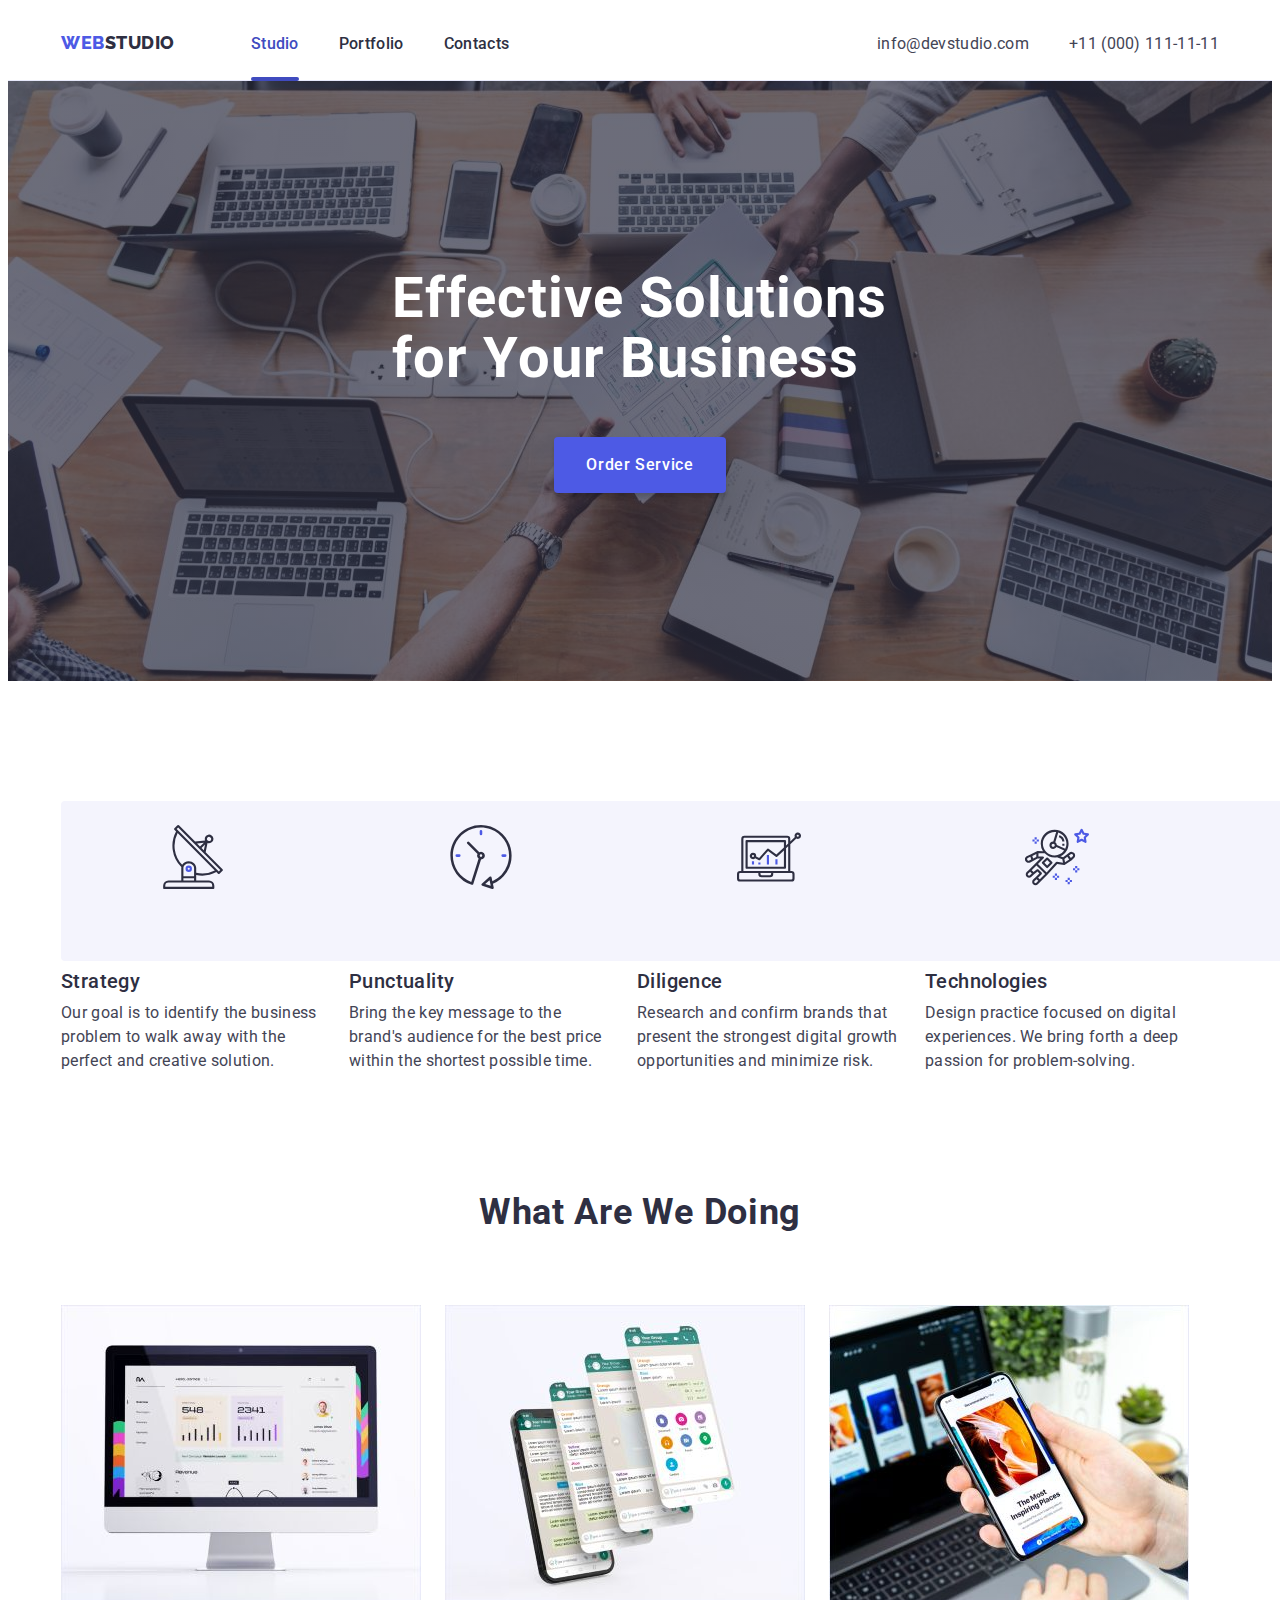
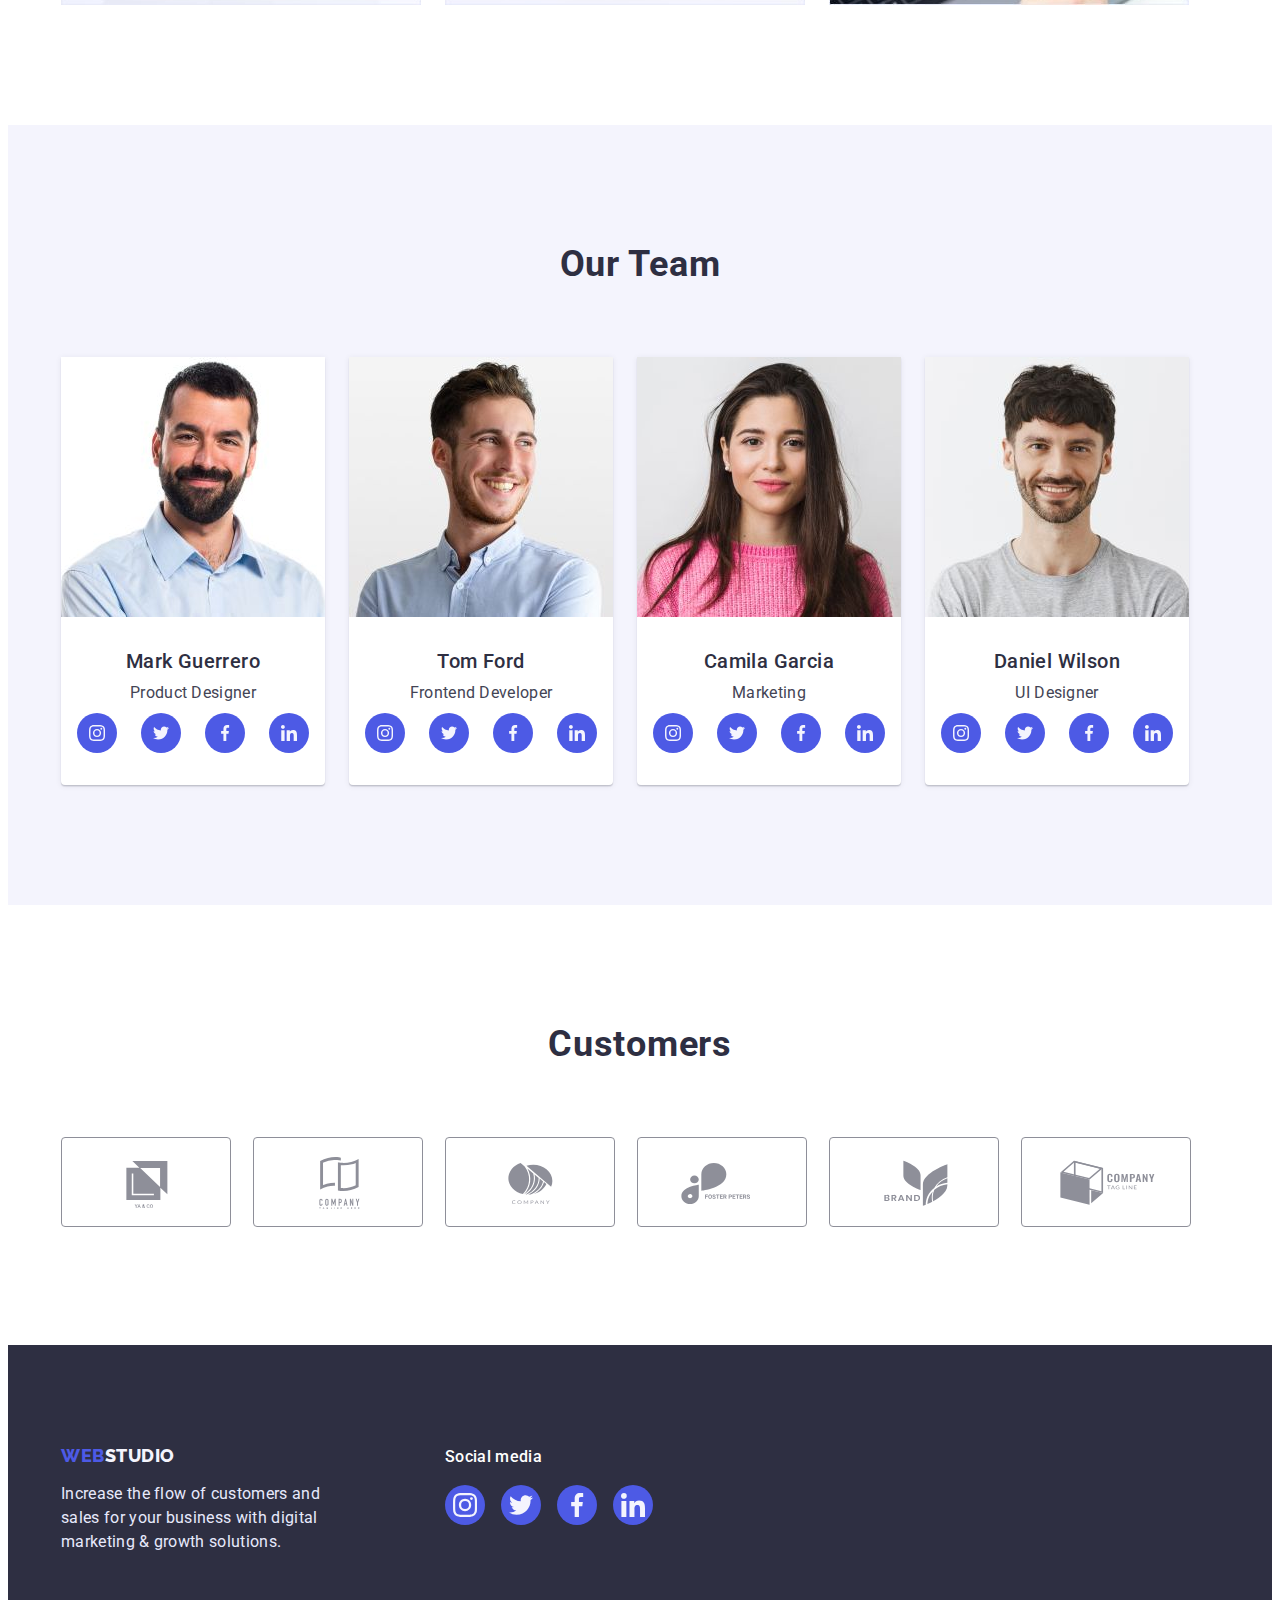
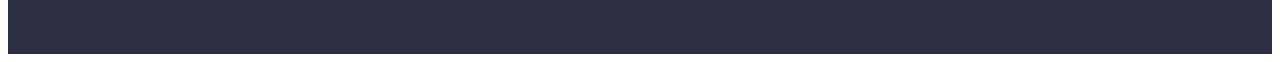
<file: index.html>
<!DOCTYPE html>
<html lang="en">
<head>
    <meta charset="utf-8">
    <title>Web Studio</title>
    <link rel="preconnect" href="https://fonts.googleapis.com">
    <link rel="preconnect" href="https://fonts.gstatic.com" crossorigin>
    <link href="https://fonts.googleapis.com/css2?family=Raleway:ital,wght@0,100..900;1,100..900&family=Roboto:ital,wght@0,100;0,300;0,400;0,500;0,700;0,900;1,100;1,300;1,400;1,500;1,700;1,900&display=swap" rel="stylesheet">
    <link rel="stylesheet" href="https://cdnjs.cloudflare.com/ajax/libs/modern-normalize/2.0.0/modern-normalize.min.css" integrity="sha512-4xo8blKMVCiXpTaLzQSLSw3KFOVPWhm/TRtuPVc4WG6kUgjH6J03IBuG7JZPkcWMxJ5huwaBpOpnwYElP/m6wg==" crossorigin="anonymous" referrerpolicy="no-referrer">
    <link rel="stylesheet" href="css/styles.css">
</head>
<body>
    <header class="header">
        <div class="container section header-menu">
            <nav class="header-menu-nav">
                <a href="./index.html" class="logo logo-header"><span class="logo-accent">Web</span>Studio</a>
                <ul class="header-menu-nav-list">
                    <li>
                        <a href="index.html" class="menu-nav current">Studio</a>
                    </li>
                    <li>
                        <a href="portfolio.html" class="menu-nav">Portfolio</a>
                    </li>
                    <li>
                        <a href="contacts.html" class="menu-nav">Contacts</a>
                    </li>
                </ul>
            </nav>
            <address>
                <ul class="header-menu-address">
                    <li>
                        <a href="mailto:info@devstudio.com" class="menu-address">info@devstudio.com</a>
                    </li>
                    <li>
                        <a href="tel:+110001111111" class="menu-address">+11 (000) 111-11-11</a>
                    </li>
                </ul>
            </address>
        </div>
    </header>
    <main>
        <!-- region hero -->
        <section class="hero-section">
            <div class="container hero">
                <h1 class="hero-title">Effective Solutions for Your Business</h1>
                <button type="button" class="button-cta" data-modal-open>Order Service</button>
            </div>
        </section>
        <!-- endregion hero -->
        <!-- region benefits -->
        <section class="benefits-section">
            <div class="container section">
                <h2 class="visually-hidden">Your benefits from working with us</h2>
                <ul class="benefits">
                    <li class="benefits-card">
                        <div class="benefits-icon">
                            <svg width="64" height="64">
                                <use xlink:href="images/icons.svg#icon-antenna" />
                            </svg>
                        </div>
                        <h3 class="benefits-title">Strategy</h3>
                        <p class="benefits-text">Our goal is to identify the business problem to walk away with the perfect and creative solution.</p>
                    </li>
                    <li class="benefits-card">
                        <div class="benefits-icon">
                            <svg width="64" height="64">
                                <use xlink:href="images/icons.svg#icon-clock" />
                            </svg>
                        </div>
                        <h3 class="benefits-title">Punctuality</h3>
                        <p class="benefits-text">Bring the key message to the brand's audience for the best price within the shortest possible time.</p>
                    </li>
                    <li class="benefits-card">
                        <div class="benefits-icon">
                            <svg width="64" height="64">
                                <use xlink:href="images/icons.svg#icon-diagram" />
                            </svg>
                        </div>
                        <h3 class="benefits-title">Diligence</h3>
                        <p class="benefits-text">Research and confirm brands that present the strongest digital growth opportunities and minimize risk.</p>
                    </li>
                    <li class="benefits-card">
                        <div class="benefits-icon">
                            <svg width="64" height="64">
                                <use xlink:href="images/icons.svg#icon-astronaut" />
                            </svg>
                        </div>
                        <h3 class="benefits-title">Technologies</h3>
                        <p class="benefits-text">Design practice focused on digital experiences. We bring forth a deep passion for
                            problem-solving.</p>
                    </li>
                </ul>

            </div>
        </section>
        <!-- endregion benefits -->
        <!-- region service -->
        <section class="service-section">
            <div class="container section">
                <h2 class="section-title service-title">What are we doing</h2>
                <ul class="service">
                    <li>
                        <div class="service-card-img">
                            <img src="images/img1.jpg" alt="Monitor" width="360" height="300">
                        </div>
                    </li>
                    <li>
                        <div class="service-card-img">
                            <img src="images/img2.jpg" alt="Mobile device screens" width="360" height="300">
                        </div>
                    </li>
                    <li>
                        <div class="service-card-img">
                            <img src="images/img3.jpg" alt="Hand holding a phone on the laptop in background" width="360" height="300">
                        </div>
                    </li>
                </ul>
            </div>
        </section>
        <!-- endregion service -->
        <!-- region team -->
        <section class="team-section">
            <div class="container section">
                <h2 class="section-title team-title">Our Team</h2>
                <ul class="team-list">
                    <li class="team-card">
                        <img src="images/img4.jpg" alt="Mark Guerrero - Product Designer" width="264" height="260">
                        <div class="team-card-content">
                            <h3 class="team-card-title">Mark Guerrero</h3>
                            <p class="team-card-text">Product Designer</p>
                            <ul class="social-list">
                                <li class="social-list-item">
                                    <a href="#">
                                        <svg width="16" height="16" class="social-list-icon">
                                            <use xlink:href="images/icons.svg#icon-instagram" />
                                        </svg>
                                    </a>
                                </li>
                                <li class="social-list-item">
                                    <a href="#">
                                        <svg width="16" height="16" class="social-list-icon">
                                            <use xlink:href="images/icons.svg#icon-twitter" />
                                        </svg>
                                    </a>
                                </li>
                                <li class="social-list-item">
                                    <a href="#">
                                        <svg width="16" height="16" class="social-list-icon">
                                            <use xlink:href="images/icons.svg#icon-facebook" />
                                        </svg>
                                    </a>
                                </li>
                                <li class="social-list-item">
                                    <a href="#">
                                        <svg width="16" height="16" class="social-list-icon">
                                            <use xlink:href="images/icons.svg#icon-linkedin" />
                                        </svg>
                                    </a>
                                </li>
                            </ul>
                        </div>
                    </li>
                    <li class="team-card">
                        <img src="images/img5.jpg" alt="Tom Ford - Frontend Developer" width="264" height="260">
                        <div class="team-card-content">
                            <h3 class="team-card-title">Tom Ford</h3>
                            <p class="team-card-text">Frontend Developer</p>
                            <ul class="social-list">
                                <li class="social-list-item">
                                    <a href="#">
                                        <svg width="16" height="16" class="social-list-icon">
                                            <use xlink:href="images/icons.svg#icon-instagram" />
                                        </svg>
                                    </a>
                                </li>
                                <li class="social-list-item">
                                    <a href="#">
                                        <svg width="16" height="16" class="social-list-icon">
                                            <use xlink:href="images/icons.svg#icon-twitter" />
                                        </svg>
                                    </a>
                                </li>
                                <li class="social-list-item">
                                    <a href="#">
                                        <svg width="16" height="16" class="social-list-icon">
                                            <use xlink:href="images/icons.svg#icon-facebook" />
                                        </svg>
                                    </a>
                                </li>
                                <li class="social-list-item">
                                    <a href="#">
                                        <svg width="16" height="16" class="social-list-icon">
                                            <use xlink:href="images/icons.svg#icon-linkedin" />
                                        </svg>
                                    </a>
                                </li>
                            </ul>
                        </div>
                    </li>
                    <li class="team-card">
                        <img src="images/img6.jpg" alt="Camila Garcia - Marketing" width="264" height="260">
                        <div class="team-card-content">
                            <h3 class="team-card-title">Camila Garcia</h3>
                            <p class="team-card-text">Marketing</p>
                            <ul class="social-list">
                                <li class="social-list-item">
                                    <a href="#">
                                        <svg width="16" height="16" class="social-list-icon">
                                            <use xlink:href="images/icons.svg#icon-instagram" />
                                        </svg>
                                    </a>
                                </li>
                                <li class="social-list-item">
                                    <a href="#">
                                        <svg width="16" height="16" class="social-list-icon">
                                            <use xlink:href="images/icons.svg#icon-twitter" />
                                        </svg>
                                    </a>
                                </li>
                                <li class="social-list-item">
                                    <a href="#">
                                        <svg width="16" height="16" class="social-list-icon">
                                            <use xlink:href="images/icons.svg#icon-facebook" />
                                        </svg>
                                    </a>
                                </li>
                                <li class="social-list-item">
                                    <a href="#">
                                        <svg width="16" height="16" class="social-list-icon">
                                            <use xlink:href="images/icons.svg#icon-linkedin" />
                                        </svg>
                                    </a>
                                </li>
                            </ul>
                        </div>
                    </li>
                    <li class="team-card">
                        <img src="images/img7.jpg" alt="Daniel Wilson - UI Designer" width="264" height="260">
                        <div class="team-card-content">
                            <h3 class="team-card-title">Daniel Wilson</h3>
                            <p class="team-card-text">UI Designer</p>
                            <ul class="social-list">
                                <li class="social-list-item">
                                    <a href="#">
                                        <svg width="16" height="16" class="social-list-icon">
                                            <use xlink:href="images/icons.svg#icon-instagram" />
                                        </svg>
                                    </a>
                                </li>
                                <li class="social-list-item">
                                    <a href="#">
                                        <svg width="16" height="16" class="social-list-icon">
                                            <use xlink:href="images/icons.svg#icon-twitter" />
                                        </svg>
                                    </a>
                                </li>
                                <li class="social-list-item">
                                    <a href="#">
                                        <svg width="16" height="16" class="social-list-icon">
                                            <use xlink:href="images/icons.svg#icon-facebook" />
                                        </svg>
                                    </a>
                                </li>
                                <li class="social-list-item">
                                    <a href="#">
                                        <svg width="16" height="16" class="social-list-icon">
                                            <use xlink:href="images/icons.svg#icon-linkedin" />
                                        </svg>
                                    </a>
                                </li>
                            </ul>
                        </div>
                    </li>
                </ul>
            </div>
        </section>
        <!-- endregion team -->
         <!-- region customers -->
         <section class="customers-section">
            <div class="container section">
                <h2 class="section-title customers-title">Customers</h2>
                <ul class="customers-list">
                    <li class="customers-card">
                        <a href="#" class="customer-link">
                            <svg width="104" height="56" class="customer-icon">
                                <use xlink:href="images/icons.svg#icon-logo6" />
                            </svg>
                        </a>
                    </li>
                    <li class="customers-card">
                        <a href="#" class="customer-link">
                            <svg width="104" height="56" class="customer-icon">
                                <use xlink:href="images/icons.svg#icon-logo5" />
                            </svg>
                        </a>
                    </li>
                    <li class="customers-card">
                        <a href="#" class="customer-link">
                            <svg width="104" height="56" class="customer-icon">
                                <use xlink:href="images/icons.svg#icon-logo4" />
                            </svg>
                        </a>
                    </li>
                    <li class="customers-card">
                        <a href="#" class="customer-link">
                            <svg width="104" height="56" class="customer-icon">
                                <use xlink:href="images/icons.svg#icon-logo3" />
                            </svg>
                        </a>
                    </li>
                    <li class="customers-card">
                        <a href="#" class="customer-link">
                            <svg width="104" height="56" class="customer-icon">
                                <use xlink:href="images/icons.svg#icon-logo2" />
                            </svg>
                        </a>
                    </li>
                    <li class="customers-card">
                        <a href="#" class="customer-link">
                            <svg width="104" height="56" class="customer-icon">
                                <use xlink:href="images/icons.svg#icon-logo1" />
                            </svg>
                        </a>
                    </li>
                </ul>
            </div>
         </section>
         <!-- endregion customers -->
    </main>
    <footer class="footer">
        <div class="container section footer-elements">
            <div>
                <a href="./index.html" class="logo footer-logo"><span class="logo-accent">Web</span>Studio</a>
                <p class="footer-text">Increase the flow of customers and sales for your business with digital marketing & growth solutions.</p>
            </div>
            <div>
                <h2 class="footer-social-title">Social media</h2>
                <ul class="social-list social-list-footer">
                    <li class="social-list-item">
                        <a href="#">
                            <svg width="24" height="24" class="social-list-icon social-icon-footer">
                                <use xlink:href="images/icons.svg#icon-instagram" />
                            </svg>
                        </a>
                    </li>
                    <li class="social-list-item">
                        <a href="#">
                            <svg width="24" height="24" class="social-list-icon social-icon-footer">
                                <use xlink:href="images/icons.svg#icon-twitter" />
                            </svg>
                        </a>
                    </li>
                    <li class="social-list-item">
                        <a href="#">
                            <svg width="24" height="24" class="social-list-icon social-icon-footer">
                                <use xlink:href="images/icons.svg#icon-facebook" />
                            </svg>
                        </a>
                    </li>
                    <li class="social-list-item">
                        <a href="#">
                            <svg width="24" height="24" class="social-list-icon social-icon-footer">
                                <use xlink:href="images/icons.svg#icon-linkedin" />
                            </svg>
                        </a>
                    </li>
                </ul>
            </div>
        </div>
    </footer>
    <div class="backdrop is-hidden" data-modal>
        <div class="modal">
            <button type="button" class="modal-close-btn" data-modal-close>
                <svg width="8" height="8" class="modal-close-icon">
                    <use xlink:href="images/icons.svg#icon-close" />
                </svg>
            </button>
        </div>
    </div>
    <script src="./js/modal.js"></script>
</body>
</html>
</file>
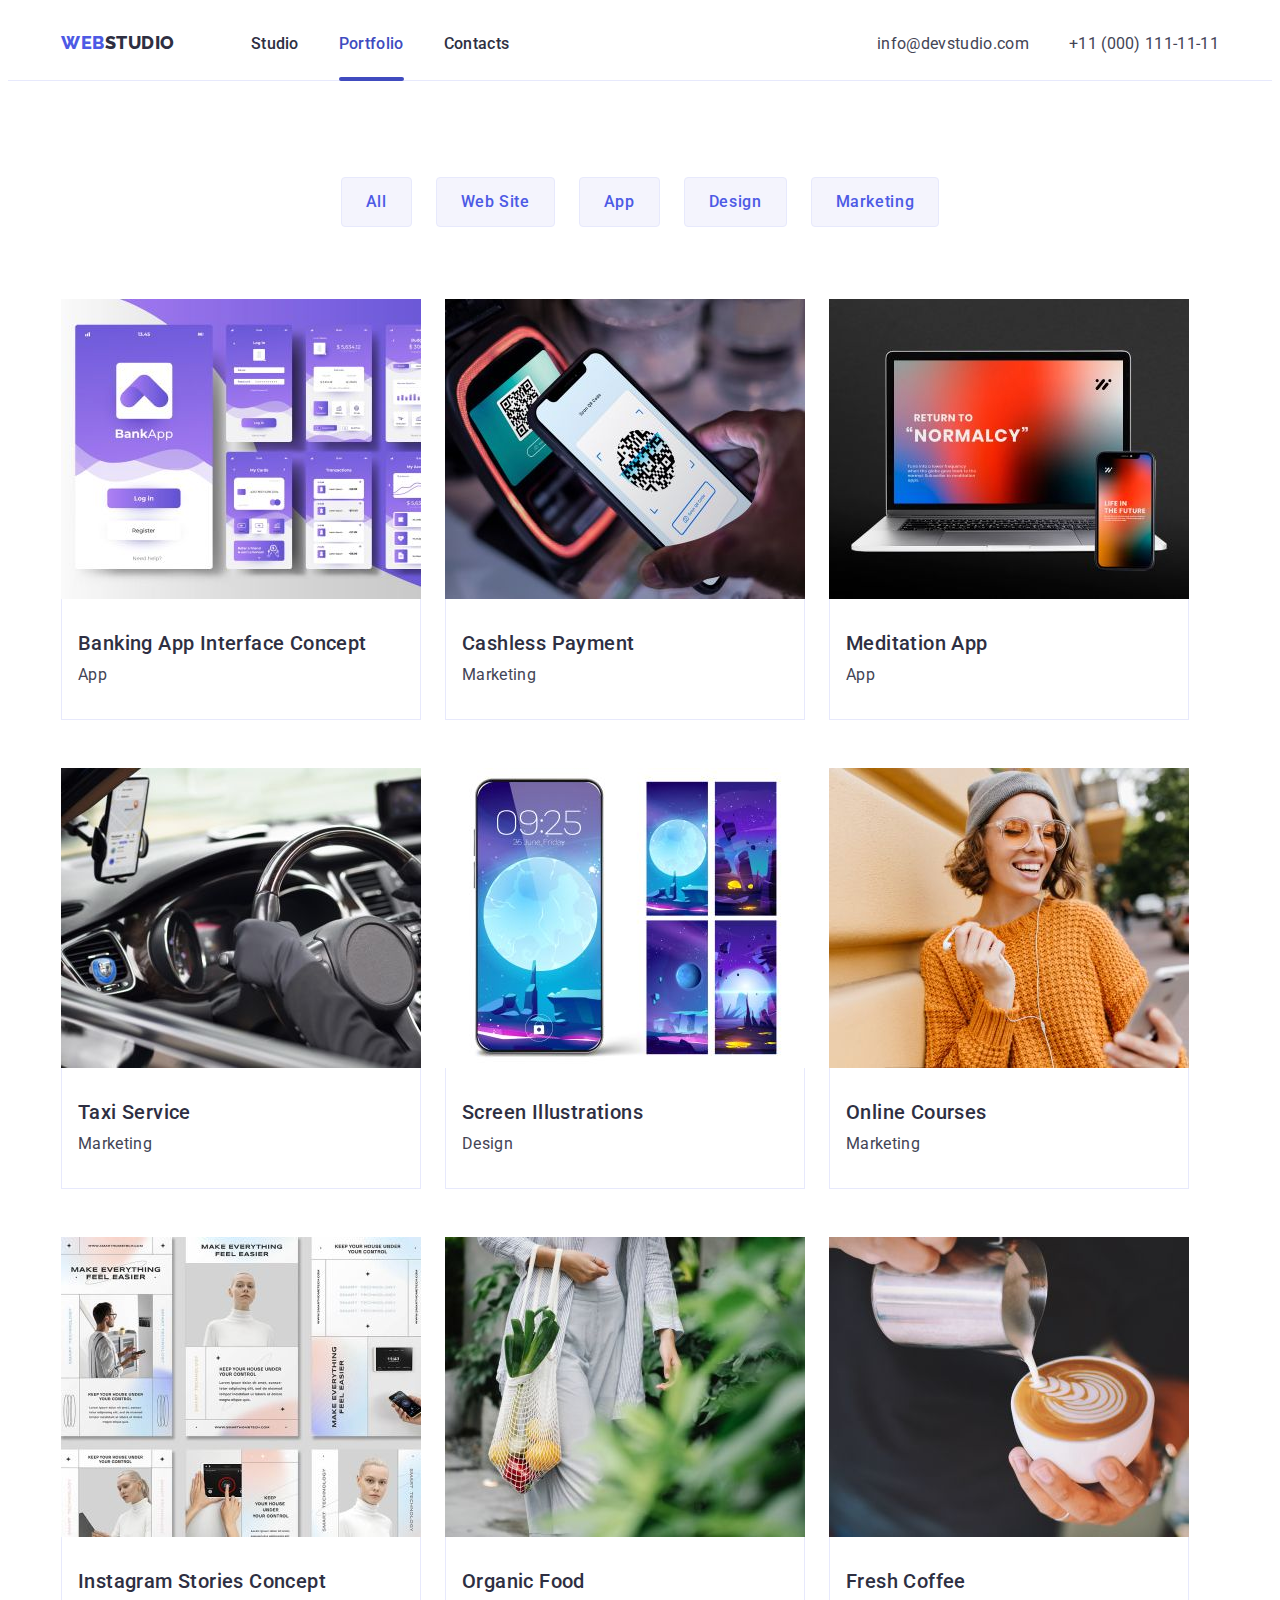
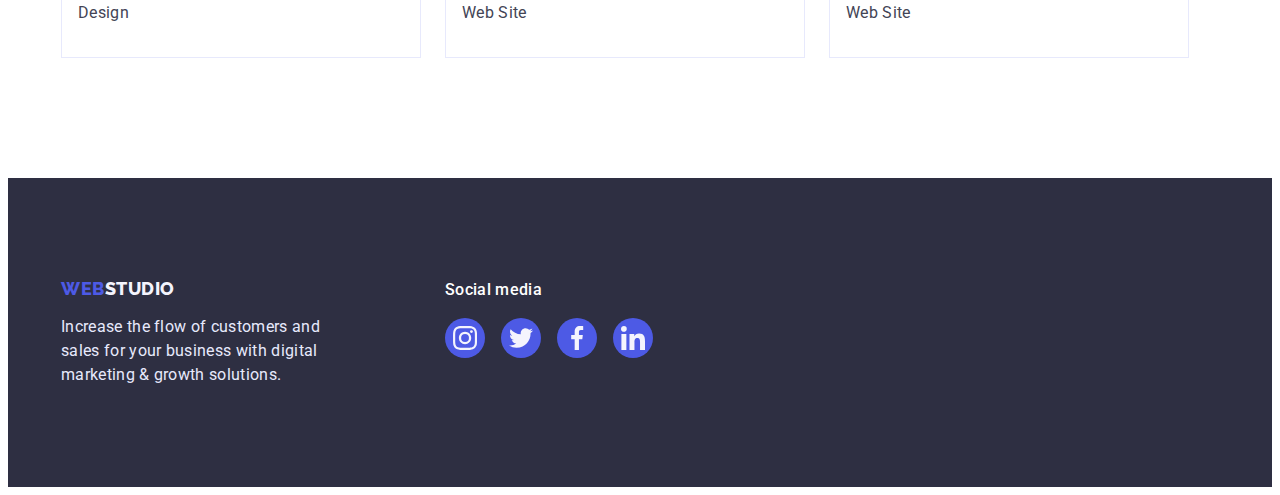
<file: portfolio.html>
<!DOCTYPE html>
<html lang="en">
<head>
    <meta charset="utf-8">
    <title>Portfolio</title>
    <link rel="preconnect" href="https://fonts.googleapis.com">
    <link rel="preconnect" href="https://fonts.gstatic.com" crossorigin>
    <link href="https://fonts.googleapis.com/css2?family=Raleway:wght@800&family=Roboto:wght@400;500;700;900&display=swap" rel="stylesheet">
    <link rel="stylesheet" href="https://cdnjs.cloudflare.com/ajax/libs/modern-normalize/2.0.0/modern-normalize.min.css" integrity="sha512-4xo8blKMVCiXpTaLzQSLSw3KFOVPWhm/TRtuPVc4WG6kUgjH6J03IBuG7JZPkcWMxJ5huwaBpOpnwYElP/m6wg==" crossorigin="anonymous" referrerpolicy="no-referrer">
    <link rel="stylesheet" href="css/styles.css">
</head>
<body>
    <header class="header">
        <div class="container section header-menu">
            <nav class="header-menu-nav">
                <a href="./index.html" class="logo logo-header"><span class="logo-accent">Web</span>Studio</a>
                <ul class="header-menu-nav-list">
                    <li>
                        <a href="index.html" class="menu-nav">Studio</a>
                    </li>
                    <li>
                        <a href="portfolio.html" class="menu-nav current">Portfolio</a>
                    </li>
                    <li>
                        <a href="contacts.html" class="menu-nav">Contacts</a>
                    </li>
                </ul>
            </nav>
            <address>
                <ul class="header-menu-address">
                    <li>
                        <a href="mailto:info@devstudio.com" class="menu-address">info@devstudio.com</a>
                    </li>
                    <li>
                        <a href="tel:+110001111111" class="menu-address">+11 (000) 111-11-11</a>
                    </li>
                </ul>
            </address>
        </div>
    </header>
    <main>
        <!-- region portfolio -->
        <section class="portfolio-section">
            <div class="container section">
                <h2 class="visually-hidden">Portfolio</h2>
                <ul class="button-filter-list">
                    <li>
                        <button type="button" class="button-filter">All</button>
                    </li>
                    <li>
                        <button type="button" class="button-filter">Web Site</button>
                    </li>
                    <li>
                        <button type="button" class="button-filter">App</button>
                    </li>
                    <li>
                        <button type="button" class="button-filter">Design</button>
                    </li>
                    <li>
                        <button type="button" class="button-filter">Marketing</button>
                    </li>
                </ul>
                <ul class="portfolio">
                    <li class="portfolio-card">
                        <a href="portfolio-project1.html">
                            <div class="portfolio-card-wrapper">
                                <img src="images/img8.jpg" alt="Banking App Interface Concept" width="360" height="300">
                                <div class="portfolio-overlay">
                                    <p>14 Stylish and User-Friendly App Design Concepts · Task Manager App · Calorie Tracker App · Exotic
                                Fruit Ecommerce App · Cloud Storage App</p>
                                </div>
                            </div>
                            <div class="portfolio-card-content">
                                <h2 class="portfolio-card-title">Banking App Interface Concept</h2>
                                <p class="portfolio-card-text">App</p>
                            </div>
                            
                        </a>
                    </li>
                    <li class="portfolio-card">
                        <a href="portfolio-project2.html">
                            <div class="portfolio-card-wrapper">
                                <img src="images/img9.jpg" alt="Cashless Payment" width="360" height="300">
                                <div class="portfolio-overlay">
                                    <p>14 Stylish and User-Friendly App Design Concepts · Task Manager App · Calorie Tracker App · Exotic
                                Fruit Ecommerce App · Cloud Storage App</p>
                                </div>
                            </div>
                            <div class="portfolio-card-content">
                                <h2 class="portfolio-card-title">Cashless Payment</h2>
                                <p class="portfolio-card-text">Marketing</p>
                            </div>
                        </a>
                    </li>
                    <li class="portfolio-card">
                        <a href="portfolio-project3.html">
                            <div class="portfolio-card-wrapper">
                                <img src="images/img10.jpg" alt="Meditation App" width="360" height="300">
                                <div class="portfolio-overlay">
                                    <p>14 Stylish and User-Friendly App Design Concepts · Task Manager App · Calorie Tracker App · Exotic
                                Fruit Ecommerce App · Cloud Storage App</p>
                                </div>
                            </div>
                            <div class="portfolio-card-content">
                                <h2 class="portfolio-card-title">Meditation App</h2>
                                <p class="portfolio-card-text">App</p>
                            </div>
                        </a>
                    </li>
                    <li class="portfolio-card">
                        <a href="portfolio-project4.html">
                            <div class="portfolio-card-wrapper">
                                <img src="images/img11.jpg" alt="Taxi Service" width="360" height="300">
                                <div class="portfolio-overlay">
                                    <p>14 Stylish and User-Friendly App Design Concepts · Task Manager App · Calorie Tracker App · Exotic
                                Fruit Ecommerce App · Cloud Storage App</p>
                                </div>
                            </div>
                            <div class="portfolio-card-content">
                                <h2 class="portfolio-card-title">Taxi Service</h2>
                                <p class="portfolio-card-text">Marketing</p>
                            </div>
                        </a>
                    </li>
                    <li class="portfolio-card">
                        <a href="portfolio-project5.html">
                            <div class="portfolio-card-wrapper">
                                <img src="images/img12.jpg" alt="Screen Illustrations" width="360" height="300">
                                <div class="portfolio-overlay">
                                    <p>14 Stylish and User-Friendly App Design Concepts · Task Manager App · Calorie Tracker App · Exotic
                                Fruit Ecommerce App · Cloud Storage App</p>
                                </div>
                            </div>
                            <div class="portfolio-card-content">
                                <h2 class="portfolio-card-title">Screen Illustrations</h2>
                                <p class="portfolio-card-text">Design</p>
                            </div>
                        </a>
                    </li>
                    <li class="portfolio-card">
                        <a href="portfolio-project6.html">
                            <div class="portfolio-card-wrapper">
                                <img src="images/img13.jpg" alt="Online Courses" width="360" height="300">
                                <div class="portfolio-overlay">
                                    <p>14 Stylish and User-Friendly App Design Concepts · Task Manager App · Calorie Tracker App · Exotic
                                Fruit Ecommerce App · Cloud Storage App</p>
                                </div>
                            </div>
                            <div class="portfolio-card-content">
                                <h2 class="portfolio-card-title">Online Courses</h2>
                                <p class="portfolio-card-text">Marketing</p>
                            </div>
                        </a>
                    </li>
                    <li class="portfolio-card">
                        <a href="portfolio-project7.html">
                            <div class="portfolio-card-wrapper">
                                <img src="images/img14.jpg" alt="Instagram Stories Concept" width="360" height="300">
                                <div class="portfolio-overlay">
                                    <p>14 Stylish and User-Friendly App Design Concepts · Task Manager App · Calorie Tracker App · Exotic
                                Fruit Ecommerce App · Cloud Storage App</p>
                                </div>
                            </div>
                            <div class="portfolio-card-content">
                                <h2 class="portfolio-card-title">Instagram Stories Concept</h2>
                                <p class="portfolio-card-text">Design</p>
                            </div>
                        </a>
                    </li>
                    <li class="portfolio-card">
                        <a href="portfolio-project8.html">
                            <div class="portfolio-card-wrapper">
                                <img src="images/img15.jpg" alt="Organic Food" width="360" height="300">
                                <div class="portfolio-overlay">
                                    <p>14 Stylish and User-Friendly App Design Concepts · Task Manager App · Calorie Tracker App · Exotic
                                Fruit Ecommerce App · Cloud Storage App</p>
                                </div>
                            </div>
                            <div class="portfolio-card-content">
                                <h2 class="portfolio-card-title">Organic Food</h2>
                                <p class="portfolio-card-text">Web Site</p>
                            </div>
                        </a>
                    </li>
                    <li class="portfolio-card">
                        <a href="portfolio-project9.html">
                            <div class="portfolio-card-wrapper">
                                <img src="images/img16.jpg" alt="Fresh Coffee" width="360" height="300">
                                <div class="portfolio-overlay">
                                    <p>14 Stylish and User-Friendly App Design Concepts · Task Manager App · Calorie Tracker App · Exotic
                                Fruit Ecommerce App · Cloud Storage App</p>
                                </div>
                            </div>
                            <div class="portfolio-card-content">
                                <h2 class="portfolio-card-title">Fresh Coffee</h2>
                                <p class="portfolio-card-text">Web Site</p>
                            </div>
                        </a>
                    </li>
                </ul>
            </div>
        </section>
        <!-- endregion portfolio -->
    </main>
    <footer class="footer">
        <div class="container section footer-elements">
            <div>
                <a href="./index.html" class="logo footer-logo"><span class="logo-accent">Web</span>Studio</a>
                <p class="footer-text">Increase the flow of customers and sales for your business with digital marketing & growth solutions.</p>
            </div>
            <div>
                <h2 class="footer-social-title">Social media</h2>
                <ul class="social-list social-list-footer">
                    <li class="social-list-item">
                        <a href="#">
                            <svg width="24" height="24" class="social-list-icon social-icon-footer">
                                <use xlink:href="images/icons.svg#icon-instagram" />
                            </svg>
                        </a>
                    </li>
                    <li class="social-list-item">
                        <a href="#">
                            <svg width="24" height="24" class="social-list-icon social-icon-footer">
                                <use xlink:href="images/icons.svg#icon-twitter" />
                            </svg>
                        </a>
                    </li>
                    <li class="social-list-item">
                        <a href="#">
                            <svg width="24" height="24" class="social-list-icon social-icon-footer">
                                <use xlink:href="images/icons.svg#icon-facebook" />
                            </svg>
                        </a>
                    </li>
                    <li class="social-list-item">
                        <a href="#">
                            <svg width="24" height="24" class="social-list-icon social-icon-footer">
                                <use xlink:href="images/icons.svg#icon-linkedin" />
                            </svg>
                        </a>
                    </li>
                </ul>
            </div>
        </div>
    </footer>
</body>
</html>
</file>
<file: css/styles.css>
:root {
    --primary-brand-color: #4D5AE5;
    --pressed-state-color: #404BBF;
    --dark-color: #2E2F42;
    --success-color: #31D0AA;
    --success-color-75: rgb(49, 208, 170, 0.75);
    --success-color-50: rgb(49, 208, 170, 0.50);
    --success-color-10: rgb(49, 208, 170, 0.10);
    --text-color: #434455;
    --subtle-text-color: #8E8F99;
    --accent-color: #E7E9FC;
    --light-color: #F4F4FD;
    --modal-overlay-color: rgba(46, 47, 66, 0.4);
    --hero-background-color:rgba(46, 47, 66, 0.7);
    --primary-white-color: #FFFFFF;
    --modal-background-color: #FCFCFC;
}

body {
    font-family: 'Roboto', sans-serif;
    color: var(--text-color);
    background-color: var(--primary-white-color);
    font-size: 14px;
    letter-spacing: 0.03em;
}

ul, ol {
	list-style-type: none;
    margin: 0px;
    padding: 0px;
}

a {
    text-decoration: none;
}

h1, h2, h3, h4, h5, h6, p {
    margin-top: 0px;
    margin-bottom: 0px;
}

img {
    display: block;
    max-width: 100%;
    height: auto;
}

.section-title {
    font-weight: 700;
    font-size: 36px;
    line-height: 1.11;
    text-align: center;
    letter-spacing: 0.02em;
    color: var(--dark-color);
}

.container {
    width: 1158px;
    margin-left: auto;
    margin-right: auto;
}

.section {
    padding: 0px 15px;
}

.visually-hidden {
    position: absolute;
    width: 1px;
    height: 1px;
    margin: -1px;
    border: 0;
    padding: 0;
    white-space: nowrap;
    clip-path: inset(100%);
    clip: rect(0 0 0 0);
    overflow: hidden;
}

/* region logo */
.logo {
    font-family: 'Raleway', sans-serif;
    font-weight: 800;
    font-size: 18px;
    line-height: 1.17;
    letter-spacing: 0.03em;
    text-transform: uppercase;
    color: var(--dark-color);
}

.logo-accent {
    color: var(--primary-brand-color);
}

.logo-header {
    display: block;
    padding: 24px 0px;
}

/* region menu */
.header {
    border-bottom: 1px solid var(--accent-color);
}

.header-menu {
    display: flex;
    justify-content: space-between;
    align-items: center;
}

.header-menu-nav {
    display: flex;
    gap: 76px;
}

.header-menu-nav-list {
    display: flex;
    gap: 40px;
}

.menu-nav {
    font-weight: 500;
    font-size: 16px;
    line-height: 1.5;
    letter-spacing: 0.02em;
    color: var(--dark-color);
    display: block;
    padding: 24px 0px;
    transition: color 250ms cubic-bezier(0.4, 0, 0.2, 1);
}

.menu-nav:hover, .menu-nav:focus {
    color: var(--pressed-state-color);
}

.menu-nav.current::after {
    content: '';
    display: block;
    width: 100%;
    height: 4px;
    background-color: var(--pressed-state-color);
    border-radius: 2px;
    position: relative;
    top: 21px;
}

.menu-nav.current {
    color: var(--pressed-state-color);
    padding-bottom: 20px;
}

.header-menu-address {
    display: flex;
    gap: 40px;
}

.menu-address {
    font-weight: 400;
    font-style: normal;
    font-size: 16px;
    line-height: 1.5;
    letter-spacing: 0.02em;
    color: var(--text-color);
    display: block;
    padding: 24px 0px;
    transition: color 250ms cubic-bezier(0.4, 0, 0.2, 1);
}

.menu-address:hover, .menu-address:focus {
    color: var(--pressed-state-color);
}

/* region buttons */
.button-filter-list {
    display: flex;
    justify-content: center;
    gap: 24px;
    margin-bottom: 72px;
}

.button-filter {
    font-family: inherit;
    font-weight: 500;
    font-size: 16px;
    line-height: 1.5;
    letter-spacing: 0.04em;
    cursor: pointer;
    top: 20px;
    left: 20px;
    border-radius: 4px;
    border: 1px solid var(--accent-color);
    color: var(--primary-brand-color);
    background-color: var(--light-color);
    padding: 12px 24px 12px 24px;
    transition: color 250ms cubic-bezier(0.4, 0, 0.2, 1),
              background-color 250ms cubic-bezier(0.4, 0, 0.2, 1),
              box-shadow 250ms cubic-bezier(0.4, 0, 0.2, 1),
              border 250ms cubic-bezier(0.4, 0, 0.2, 1);
}

.button-filter:hover, .button-filter:focus {
    color: var(--primary-white-color);
    background-color: var(--pressed-state-color);
    box-shadow: 0px 3px 1px rgba(0, 0, 0, 0.1), 0px 2px 1px rgba(0, 0, 0, 0.08), 0px 2px 2px rgba(0, 0, 0, 0.12);
    border: 1px solid var(--pressed-state-color);
}

.button-cta {
    font-family: inherit;
    font-weight: 500;
    font-size: 16px;
    line-height: 1.5;
    letter-spacing: 0.04em;
    cursor: pointer;
    color: var(--primary-white-color);
    background-color: var(--primary-brand-color);
    box-shadow: 0px 4px 4px rgba(0, 0, 0, 0.15);
    border-radius: 4px;
    padding: 16px 32px;
    border: none;
    display: flex;
    align-items: center;
    text-align: center;
    gap: 10px;
    margin-top: 48px;
    transition: background-color 250ms cubic-bezier(0.4, 0, 0.2, 1);
}

.button-cta:hover, .button-cta:focus {
    background-color: var(--pressed-state-color);
}

/* region hero */
.hero-section {
    background-color: var(--dark-color);
    padding: 188px 0px;
    background-image: linear-gradient(rgba(46, 47, 66, 0.7), 
rgba(46, 47, 66, 0.7)), url(../images/hero-bg.jpg);
    background-repeat: no-repeat;
    background-position: center;
    background-size: cover;
    max-width: 1440px;
    margin: 0 auto;
}

.hero {
    display: flex;
    flex-direction: column;
    align-items: center;
}

.hero-title {
    width: 496px;
    font-size: 56px;
    line-height: 1.07;
    letter-spacing: 0.02em;
    color: var(--primary-white-color);
}

/* region benefits */
.benefits-section {
    padding: 120px 0px;
}

.benefits {
    display: flex;
    align-items: center;
    gap: 24px;
}

.benefits-card {
    width: 264px;
}

.benefits-title {
    font-weight: 500;
    font-size: 20px;
    line-height: 1.2;
    letter-spacing: 0.02em;
    color: var(--dark-color);
    margin-bottom: 8px;
}

.benefits-text {
    font-weight: 400;
    font-size: 16px;
    line-height: 1.5;
    letter-spacing: 0.02em;
    color: var(--text-color);
}

.benefits-icon {
    background-color: var(--light-color);
    padding: 24px 100px;
    width: 264px;
    height: 112px;
    border-radius: 4px;
    margin-bottom: 8px;
}

/* region service */
.service-section {
    padding-bottom: 120px;
}

.service {
    display: flex;
    gap: 24px;
}

.service-card-img {
    height: 300px;
}

.service-title {
    margin-bottom: 72px;
    text-transform: capitalize;
}

/* region team */
.team-section {
    padding: 120px 0px;
    background-color: var(--light-color);
}

.team-title {
    margin-bottom: 72px;
    text-transform: capitalize;
}

.team-list {
    display: flex;
    gap: 24px;
}

.team-card {
    width: 264px;
    background-color: var(--primary-white-color);
    box-shadow: 0px 2px 1px rgba(46, 47, 66, 0.08), 0px 1px 1px rgba(46, 47, 66, 0.16), 0px 1px 6px rgba(46, 47, 66, 0.08);
    border-radius: 0px 0px 4px 4px;
}

.team-card-content {
    text-align: center;
    padding: 32px 0px;
}

.team-card-title {
    font-weight: 500;
    font-size: 20px;
    line-height: 1.2;
    letter-spacing: 0.02em;
    color: var(--dark-color);
    margin-bottom: 8px;
}

.team-card-text {
    font-weight: 400;
    font-size: 16px;
    line-height: 1.5;
    letter-spacing: 0.02em;
    color: var(--text-color);
}

.social-list {
    display: flex;
    gap: 24px;
    justify-content: center;
    margin-top: 8px;
}

.social-list-item {
    width: 40px;
    height: 40px;
    border-radius: 50%;
    background-color: var(--primary-brand-color);
    transition: background-color 250ms cubic-bezier(0.4, 0, 0.2, 1);
}

.social-list-item:hover, .social-list-item:focus {
    background-color: var(--pressed-state-color);
}

.social-list-item a {
    display: block;
    width: 100%;
    height: 100%;
}

.social-list-icon {
    fill: var(--light-color);
    margin: 12px;
}

/* region customers */
.customers-section {
    padding: 120px 0px;
}

.customers-title {
    margin-bottom: 72px;
    text-transform: capitalize;
}

.customers-list {
    display: flex;
    gap: 24px;
}

.customers-card {
    width: 168px;
    height: 88px;
}

.customer-icon {
    fill: var(--subtle-text-color);
    transition: fill 250ms cubic-bezier(0.4, 0, 0.2, 1);
}

.customer-link {
    display: flex;
    justify-content: center;
    align-items: center;
    width: 100%;
    height: 100%;
    border: 1px solid var(--subtle-text-color);
    border-radius: 4px;
    transition: border-color 250ms cubic-bezier(0.4, 0, 0.2, 1);
}

.customer-link:hover, .customer-link:focus {
    border-color: var(--pressed-state-color);
}

.customer-link:hover .customer-icon, .customer-link:focus .customer-icon {
    fill: var(--pressed-state-color);
}

/* region portfolio */
.portfolio-section {
    padding-top: 96px;
    padding-bottom: 120px;
}

.portfolio {
    display: flex;
    flex-wrap: wrap;
    gap: 48px 24px;
}

.portfolio-card {
    width: 360px;
    transition: box-shadow 250ms cubic-bezier(0.4, 0, 0.2, 1);
}

.portfolio-card:hover, .portfolio-card:focus {
    box-shadow: 0px 1px 6px rgba(46, 47, 66, 0.08), 0px 1px 1px rgba(46, 47, 66, 0.16), 0px 2px 1px rgba(46, 47, 66, 0.08);
}

.portfolio-card-content {
    padding: 32px 0px 32px 16px;
    border-bottom: 1px solid var(--accent-color);
    border-left: 1px solid var(--accent-color);
    border-right: 1px solid var(--accent-color);
}

.portfolio-card-title {
    font-weight: 500;
    font-size: 20px;
    line-height: 1.2;
    letter-spacing: 0.02em;
    color: var(--dark-color);
    margin-bottom: 8px;
}

.portfolio-card-text {
    font-weight: 400;
    font-size: 16px;
    line-height: 1.5;
    letter-spacing: 0.02em;
    color: var(--text-color);
}

.portfolio-card-wrapper {
    position: relative;
    overflow: hidden;
}

.portfolio-overlay {
    padding: 40px 32px 40px 32px;
    position: absolute;
    top: 0;
    left: 0;
    width: 100%;
    height: 100%;
    background-color: var(--primary-brand-color);
    display: flex;
    align-items: flex-start;
    opacity: 1;
    transform: translateY(100%);
    transition: opacity 0.3s ease, transform 0.3s cubic-bezier(0.4, 0, 0.2, 1);
}

.portfolio-overlay p {
    color: var(--light-color);
    font-size: 16px;
    font-weight: 400;
    line-height: 1.5;
    letter-spacing: 0.02em;
}

.portfolio-card:hover .portfolio-overlay,
.portfolio-card:focus .portfolio-overlay {
    opacity: 1;
    transform: translateY(0);
}

/* region footer */
.footer {
    background-color: var(--dark-color);
    padding: 100px 0px;
}

.footer-logo {
    display: inline-block;
    color: var(--light-color);
    margin-bottom: 16px;
}

.footer-text {
    width: 264px;
    font-weight: 400;
    font-size: 16px;
    line-height: 1.5;
    letter-spacing: 0.02em;
    color: var(--accent-color);
}

.footer-elements {
    display: flex;
    align-items: baseline;
    gap: 120px;
}

.footer-social-title {
    font-weight: 500;
    font-size: 16px;
    line-height: 1.5;
    letter-spacing: 0.02em;
    color: var(--primary-white-color);
    margin-bottom: 16px;
}

.social-list-footer {
    margin-top: 0px;
    justify-content: flex-start;
    gap: 16px;
}

.social-icon-footer {
    margin: 8px;
}

.social-list-footer>.social-list-item:hover, .social-list-footer>.social-list-item:focus {
    background-color: var(--success-color);
}

/* region modal */
.backdrop {
    position: fixed;
    top: 0;
    left: 0;
    width: 100%;
    height: 100%;
    background-color: rgba(46, 47, 66, 0.4);
    transition: opacity 250ms cubic-bezier(0.4, 0, 0.2, 1), visibility 250ms cubic-bezier(0.4, 0, 0.2, 1);
}

.backdrop.is-hidden {
    opacity: 0;
    visibility: hidden;
    pointer-events: none;
}

.modal {
    position: absolute;
    top: 372px;
    left: 50%;
    transform: translate(-50%, -50%);
    width: 408px;
    min-height: 584px;
    background-color: #fcfcfc;
    box-shadow: 0px 1px 1px rgba(0, 0, 0, 0.14), 0px 1px 3px rgba(0, 0, 0, 0.12), 0px 2px 1px rgba(0, 0, 0, 0.2);
    border-radius: 4px;
}

.modal-close-btn {
    position: absolute;
    top: 24px;
    right: 24px;
    display: flex;
    justify-content: center;
    align-items: center;
    width: 24px;
    height: 24px;
    background-color: var(--accent-color);
    border: 1px solid rgba(0, 0, 0, 0.1);
    border-radius: 50%;
    cursor: pointer;
    padding: 0;
    fill: var(--dark-color);
    transition: background-color 250ms cubic-bezier(0.4, 0, 0.2, 1),
                border-color 250ms cubic-bezier(0.4, 0, 0.2, 1),
                fill 250ms cubic-bezier(0.4, 0, 0.2, 1);
}

.modal-close-btn:hover,
.modal-close-btn:focus {
    background-color: var(--pressed-state-color);
    border-color: var(--pressed-state-color);
    fill: var(--primary-white-color);
}
</file>
